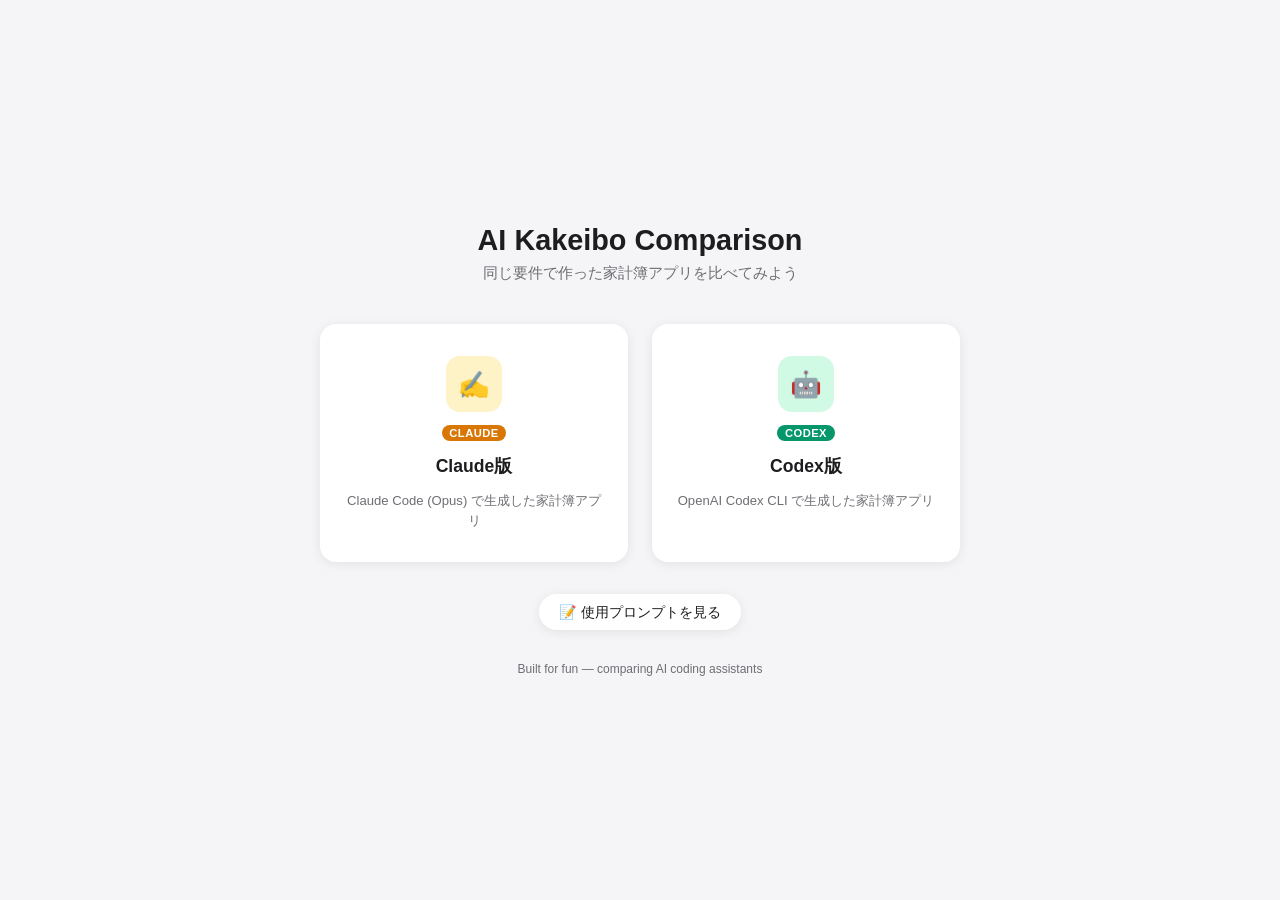
<file: index.html>
<!DOCTYPE html>
<html lang="ja">
<head>
  <meta charset="UTF-8" />
  <meta name="viewport" content="width=device-width, initial-scale=1.0" />
  <title>AI Kakeibo Comparison</title>
  <style>
    *, *::before, *::after { box-sizing: border-box; margin: 0; padding: 0; }

    :root {
      --bg: #f5f5f7;
      --surface: #ffffff;
      --text: #1d1d1f;
      --text-sub: #6e6e73;
      --accent-claude: #d97706;
      --accent-codex: #059669;
      --shadow: 0 2px 12px rgba(0,0,0,0.08);
      --radius: 16px;
    }

    @media (prefers-color-scheme: dark) {
      :root {
        --bg: #1a1a1e;
        --surface: #2c2c30;
        --text: #f5f5f7;
        --text-sub: #a1a1a6;
        --shadow: 0 2px 12px rgba(0,0,0,0.3);
      }
    }

    body {
      font-family: -apple-system, BlinkMacSystemFont, "Segoe UI", Roboto, Helvetica, Arial, sans-serif;
      background: var(--bg);
      color: var(--text);
      min-height: 100dvh;
      display: flex;
      flex-direction: column;
      align-items: center;
      justify-content: center;
      padding: 2rem 1rem;
    }

    h1 {
      font-size: 1.8rem;
      font-weight: 700;
      margin-bottom: 0.4rem;
    }

    .subtitle {
      color: var(--text-sub);
      font-size: 0.95rem;
      margin-bottom: 2.5rem;
    }

    .cards {
      display: grid;
      grid-template-columns: 1fr 1fr;
      gap: 1.5rem;
      max-width: 640px;
      width: 100%;
    }

    @media (max-width: 500px) {
      .cards { grid-template-columns: 1fr; }
    }

    .card {
      background: var(--surface);
      border-radius: var(--radius);
      box-shadow: var(--shadow);
      padding: 2rem 1.5rem;
      text-decoration: none;
      color: var(--text);
      display: flex;
      flex-direction: column;
      align-items: center;
      gap: 0.8rem;
      transition: transform 0.15s ease, box-shadow 0.15s ease;
    }

    .card:hover {
      transform: translateY(-4px);
      box-shadow: 0 6px 20px rgba(0,0,0,0.12);
    }

    .card-icon {
      width: 56px;
      height: 56px;
      border-radius: 14px;
      display: flex;
      align-items: center;
      justify-content: center;
      font-size: 1.6rem;
    }

    .card--claude .card-icon { background: #fef3c7; }
    .card--codex .card-icon { background: #d1fae5; }

    @media (prefers-color-scheme: dark) {
      .card--claude .card-icon { background: #78350f; }
      .card--codex .card-icon { background: #064e3b; }
    }

    .card-title {
      font-size: 1.1rem;
      font-weight: 600;
    }

    .card-desc {
      font-size: 0.82rem;
      color: var(--text-sub);
      text-align: center;
      line-height: 1.5;
    }

    .badge {
      font-size: 0.7rem;
      font-weight: 600;
      padding: 0.2em 0.7em;
      border-radius: 999px;
      text-transform: uppercase;
      letter-spacing: 0.04em;
    }

    .card--claude .badge { background: var(--accent-claude); color: #fff; }
    .card--codex .badge { background: var(--accent-codex); color: #fff; }

    .prompt-link {
      display: inline-block;
      margin-top: 2rem;
      padding: 0.6em 1.4em;
      background: var(--surface);
      color: var(--text);
      text-decoration: none;
      border-radius: 999px;
      font-size: 0.88rem;
      font-weight: 500;
      box-shadow: var(--shadow);
      transition: transform 0.15s ease, box-shadow 0.15s ease;
    }

    .prompt-link:hover {
      transform: translateY(-2px);
      box-shadow: 0 4px 16px rgba(0,0,0,0.12);
    }

    footer {
      margin-top: 2rem;
      font-size: 0.75rem;
      color: var(--text-sub);
    }
  </style>
</head>
<body>
  <h1>AI Kakeibo Comparison</h1>
  <p class="subtitle">同じ要件で作った家計簿アプリを比べてみよう</p>

  <div class="cards">
    <a href="claude-version/" class="card card--claude">
      <div class="card-icon">&#9997;</div>
      <span class="badge">Claude</span>
      <span class="card-title">Claude版</span>
      <span class="card-desc">Claude Code (Opus) で生成した家計簿アプリ</span>
    </a>

    <a href="codex-version/" class="card card--codex">
      <div class="card-icon">&#129302;</div>
      <span class="badge">Codex</span>
      <span class="card-title">Codex版</span>
      <span class="card-desc">OpenAI Codex CLI で生成した家計簿アプリ</span>
    </a>
  </div>

  <a href="prompts/" class="prompt-link">&#128221; 使用プロンプトを見る</a>

  <footer>Built for fun &mdash; comparing AI coding assistants</footer>
</body>
</html>
</file>
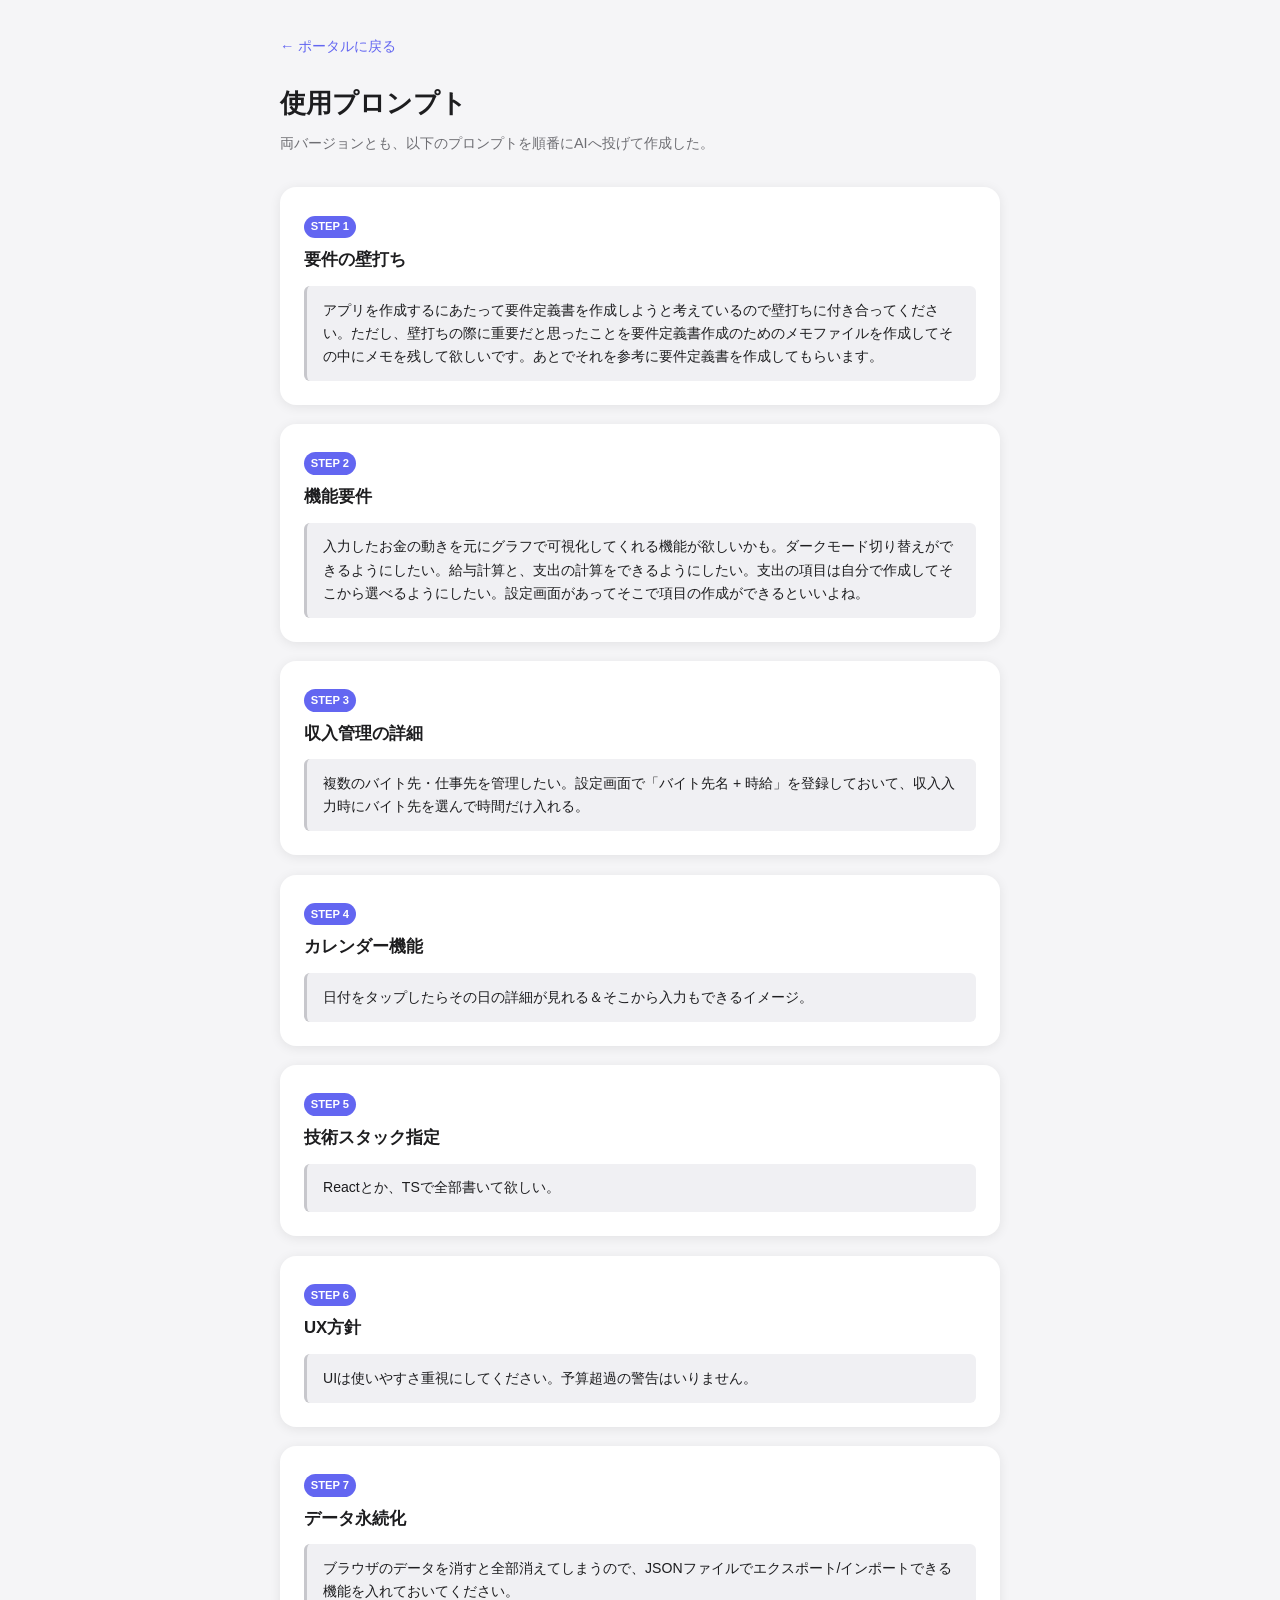
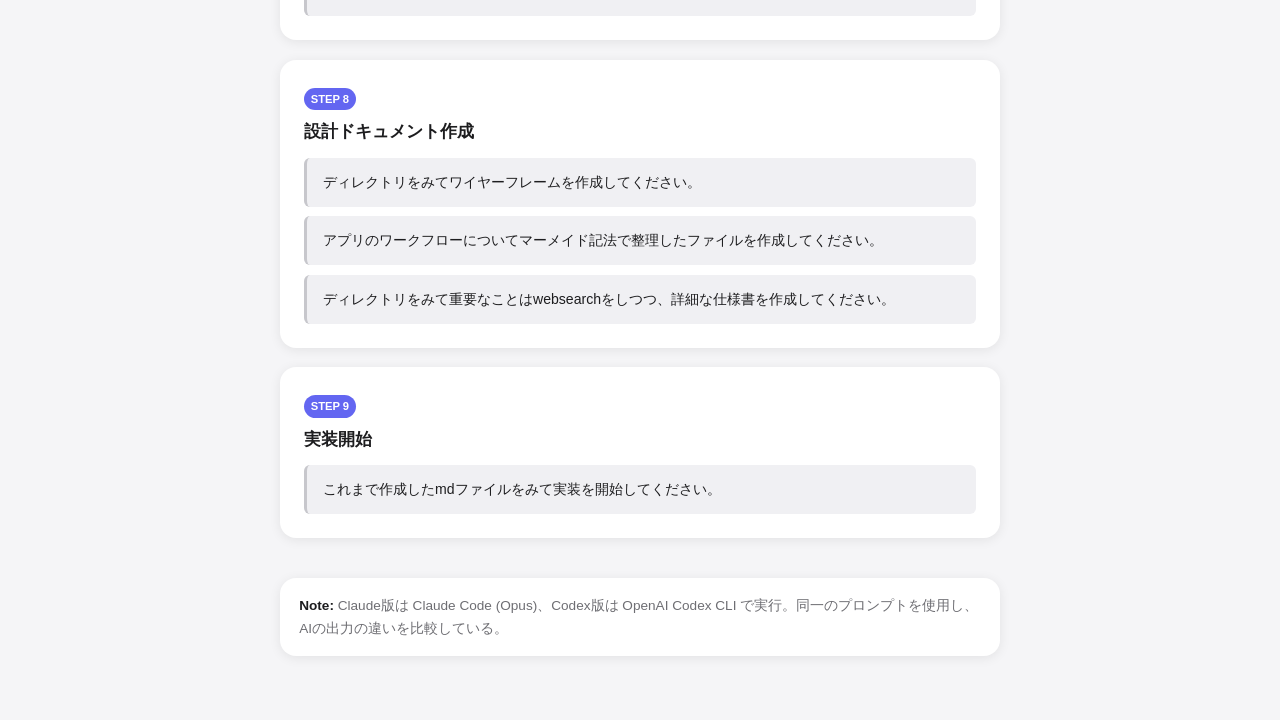
<file: prompts/index.html>
<!DOCTYPE html>
<html lang="ja">
<head>
  <meta charset="UTF-8" />
  <meta name="viewport" content="width=device-width, initial-scale=1.0" />
  <title>使用プロンプト - AI Kakeibo Comparison</title>
  <style>
    *, *::before, *::after { box-sizing: border-box; margin: 0; padding: 0; }

    :root {
      --bg: #f5f5f7;
      --surface: #ffffff;
      --text: #1d1d1f;
      --text-sub: #6e6e73;
      --accent: #6366f1;
      --quote-bg: #f0f0f3;
      --quote-border: #c7c7cc;
      --shadow: 0 2px 12px rgba(0,0,0,0.08);
      --radius: 16px;
    }

    @media (prefers-color-scheme: dark) {
      :root {
        --bg: #1a1a1e;
        --surface: #2c2c30;
        --text: #f5f5f7;
        --text-sub: #a1a1a6;
        --quote-bg: #38383c;
        --quote-border: #58585c;
        --shadow: 0 2px 12px rgba(0,0,0,0.3);
      }
    }

    body {
      font-family: -apple-system, BlinkMacSystemFont, "Segoe UI", Roboto, Helvetica, Arial, sans-serif;
      background: var(--bg);
      color: var(--text);
      line-height: 1.7;
      padding: 2rem 1rem 4rem;
    }

    .container {
      max-width: 720px;
      margin: 0 auto;
    }

    .back {
      display: inline-block;
      color: var(--accent);
      text-decoration: none;
      font-size: 0.9rem;
      margin-bottom: 1.5rem;
    }
    .back:hover { text-decoration: underline; }

    h1 {
      font-size: 1.6rem;
      font-weight: 700;
      margin-bottom: 0.3rem;
    }

    .lead {
      color: var(--text-sub);
      font-size: 0.9rem;
      margin-bottom: 2rem;
    }

    .step {
      background: var(--surface);
      border-radius: var(--radius);
      box-shadow: var(--shadow);
      padding: 1.5rem;
      margin-bottom: 1.2rem;
    }

    .step-number {
      display: inline-block;
      background: var(--accent);
      color: #fff;
      font-size: 0.7rem;
      font-weight: 700;
      padding: 0.15em 0.6em;
      border-radius: 999px;
      margin-bottom: 0.5rem;
    }

    .step h2 {
      font-size: 1.05rem;
      font-weight: 600;
      margin-bottom: 0.7rem;
    }

    .prompt {
      background: var(--quote-bg);
      border-left: 3px solid var(--quote-border);
      border-radius: 6px;
      padding: 0.8rem 1rem;
      font-size: 0.88rem;
      color: var(--text);
      line-height: 1.65;
    }

    .note {
      margin-top: 2.5rem;
      padding: 1rem 1.2rem;
      background: var(--surface);
      border-radius: var(--radius);
      box-shadow: var(--shadow);
      font-size: 0.85rem;
      color: var(--text-sub);
    }
    .note strong { color: var(--text); }
  </style>
</head>
<body>
  <div class="container">
    <a href="../" class="back">&larr; ポータルに戻る</a>
    <h1>使用プロンプト</h1>
    <p class="lead">両バージョンとも、以下のプロンプトを順番にAIへ投げて作成した。</p>

    <div class="step">
      <span class="step-number">STEP 1</span>
      <h2>要件の壁打ち</h2>
      <div class="prompt">アプリを作成するにあたって要件定義書を作成しようと考えているので壁打ちに付き合ってください。ただし、壁打ちの際に重要だと思ったことを要件定義書作成のためのメモファイルを作成してその中にメモを残して欲しいです。あとでそれを参考に要件定義書を作成してもらいます。</div>
    </div>

    <div class="step">
      <span class="step-number">STEP 2</span>
      <h2>機能要件</h2>
      <div class="prompt">入力したお金の動きを元にグラフで可視化してくれる機能が欲しいかも。ダークモード切り替えができるようにしたい。給与計算と、支出の計算をできるようにしたい。支出の項目は自分で作成してそこから選べるようにしたい。設定画面があってそこで項目の作成ができるといいよね。</div>
    </div>

    <div class="step">
      <span class="step-number">STEP 3</span>
      <h2>収入管理の詳細</h2>
      <div class="prompt">複数のバイト先・仕事先を管理したい。設定画面で「バイト先名 + 時給」を登録しておいて、収入入力時にバイト先を選んで時間だけ入れる。</div>
    </div>

    <div class="step">
      <span class="step-number">STEP 4</span>
      <h2>カレンダー機能</h2>
      <div class="prompt">日付をタップしたらその日の詳細が見れる＆そこから入力もできるイメージ。</div>
    </div>

    <div class="step">
      <span class="step-number">STEP 5</span>
      <h2>技術スタック指定</h2>
      <div class="prompt">Reactとか、TSで全部書いて欲しい。</div>
    </div>

    <div class="step">
      <span class="step-number">STEP 6</span>
      <h2>UX方針</h2>
      <div class="prompt">UIは使いやすさ重視にしてください。予算超過の警告はいりません。</div>
    </div>

    <div class="step">
      <span class="step-number">STEP 7</span>
      <h2>データ永続化</h2>
      <div class="prompt">ブラウザのデータを消すと全部消えてしまうので、JSONファイルでエクスポート/インポートできる機能を入れておいてください。</div>
    </div>

    <div class="step">
      <span class="step-number">STEP 8</span>
      <h2>設計ドキュメント作成</h2>
      <div class="prompt">ディレクトリをみてワイヤーフレームを作成してください。</div>
      <div class="prompt" style="margin-top:0.6rem">アプリのワークフローについてマーメイド記法で整理したファイルを作成してください。</div>
      <div class="prompt" style="margin-top:0.6rem">ディレクトリをみて重要なことはwebsearchをしつつ、詳細な仕様書を作成してください。</div>
    </div>

    <div class="step">
      <span class="step-number">STEP 9</span>
      <h2>実装開始</h2>
      <div class="prompt">これまで作成したmdファイルをみて実装を開始してください。</div>
    </div>

    <div class="note">
      <strong>Note:</strong> Claude版は Claude Code (Opus)、Codex版は OpenAI Codex CLI で実行。同一のプロンプトを使用し、AIの出力の違いを比較している。
    </div>
  </div>
</body>
</html>
</file>
